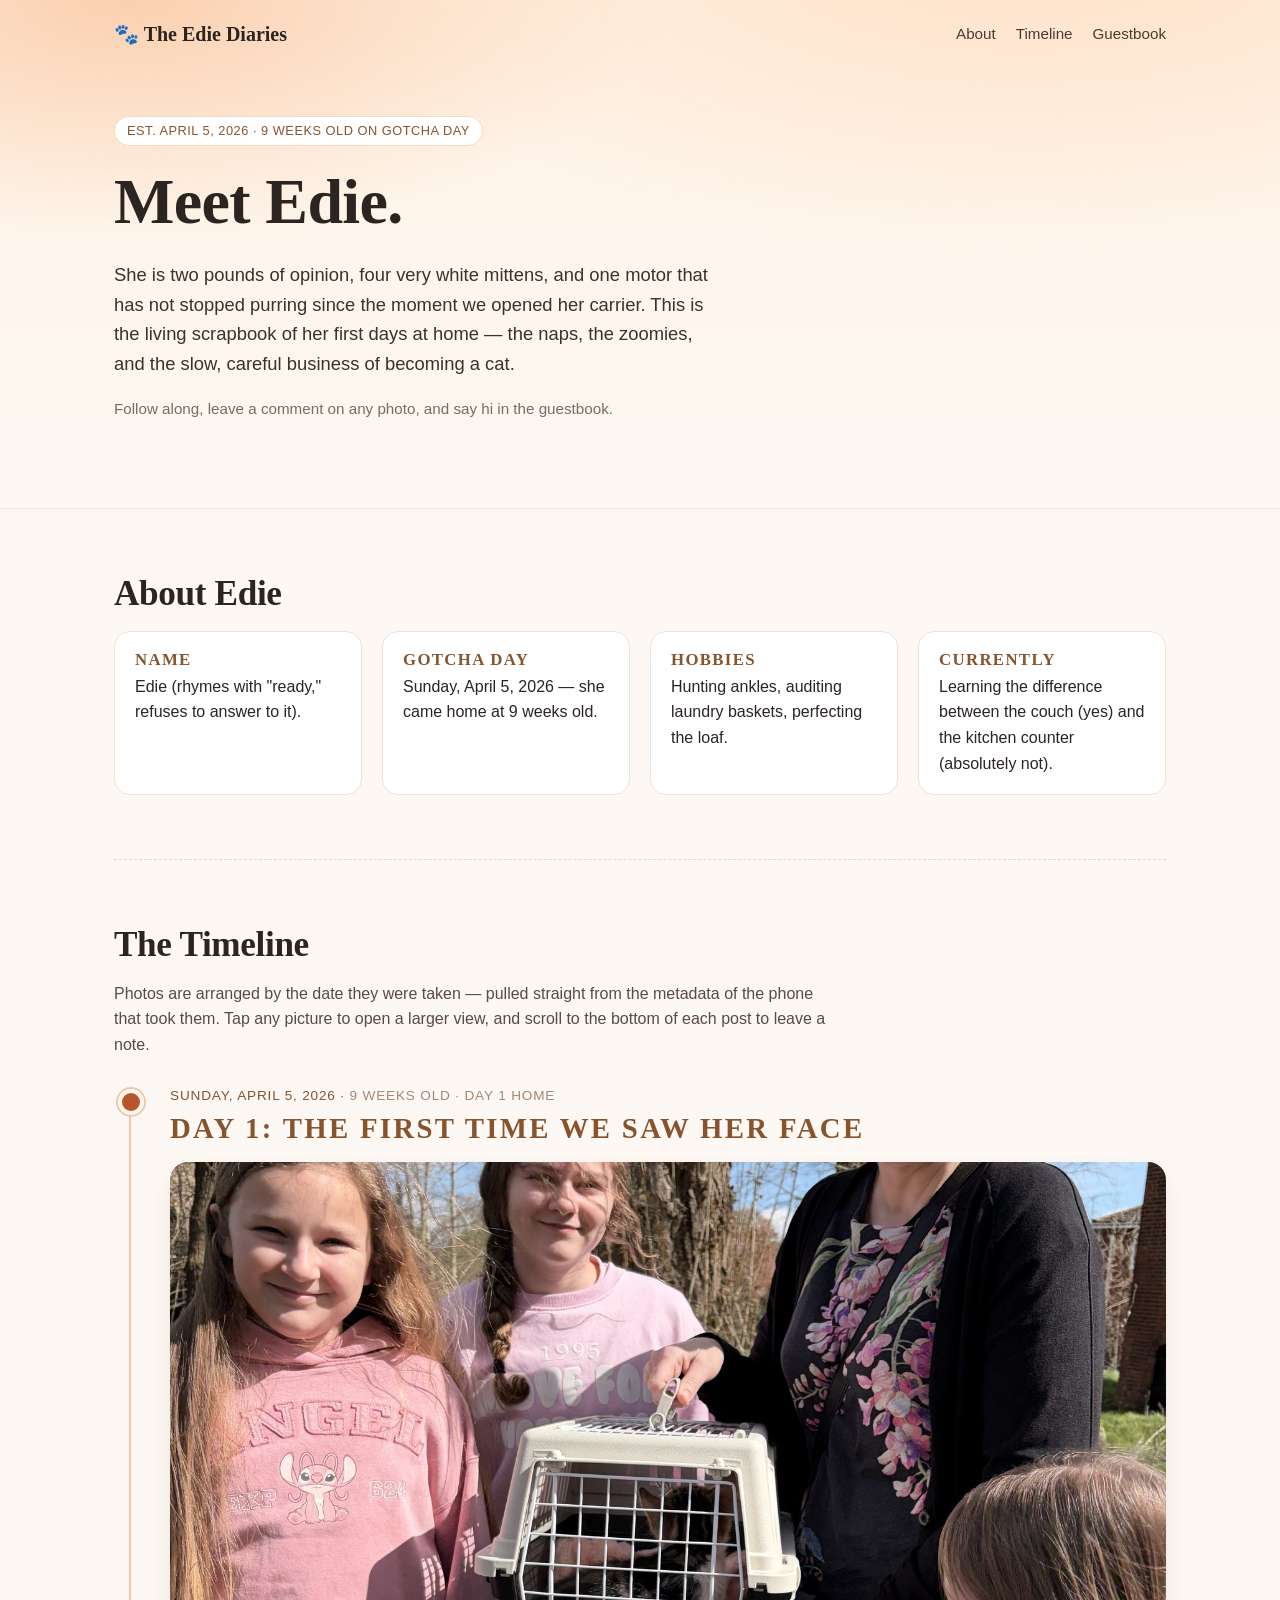
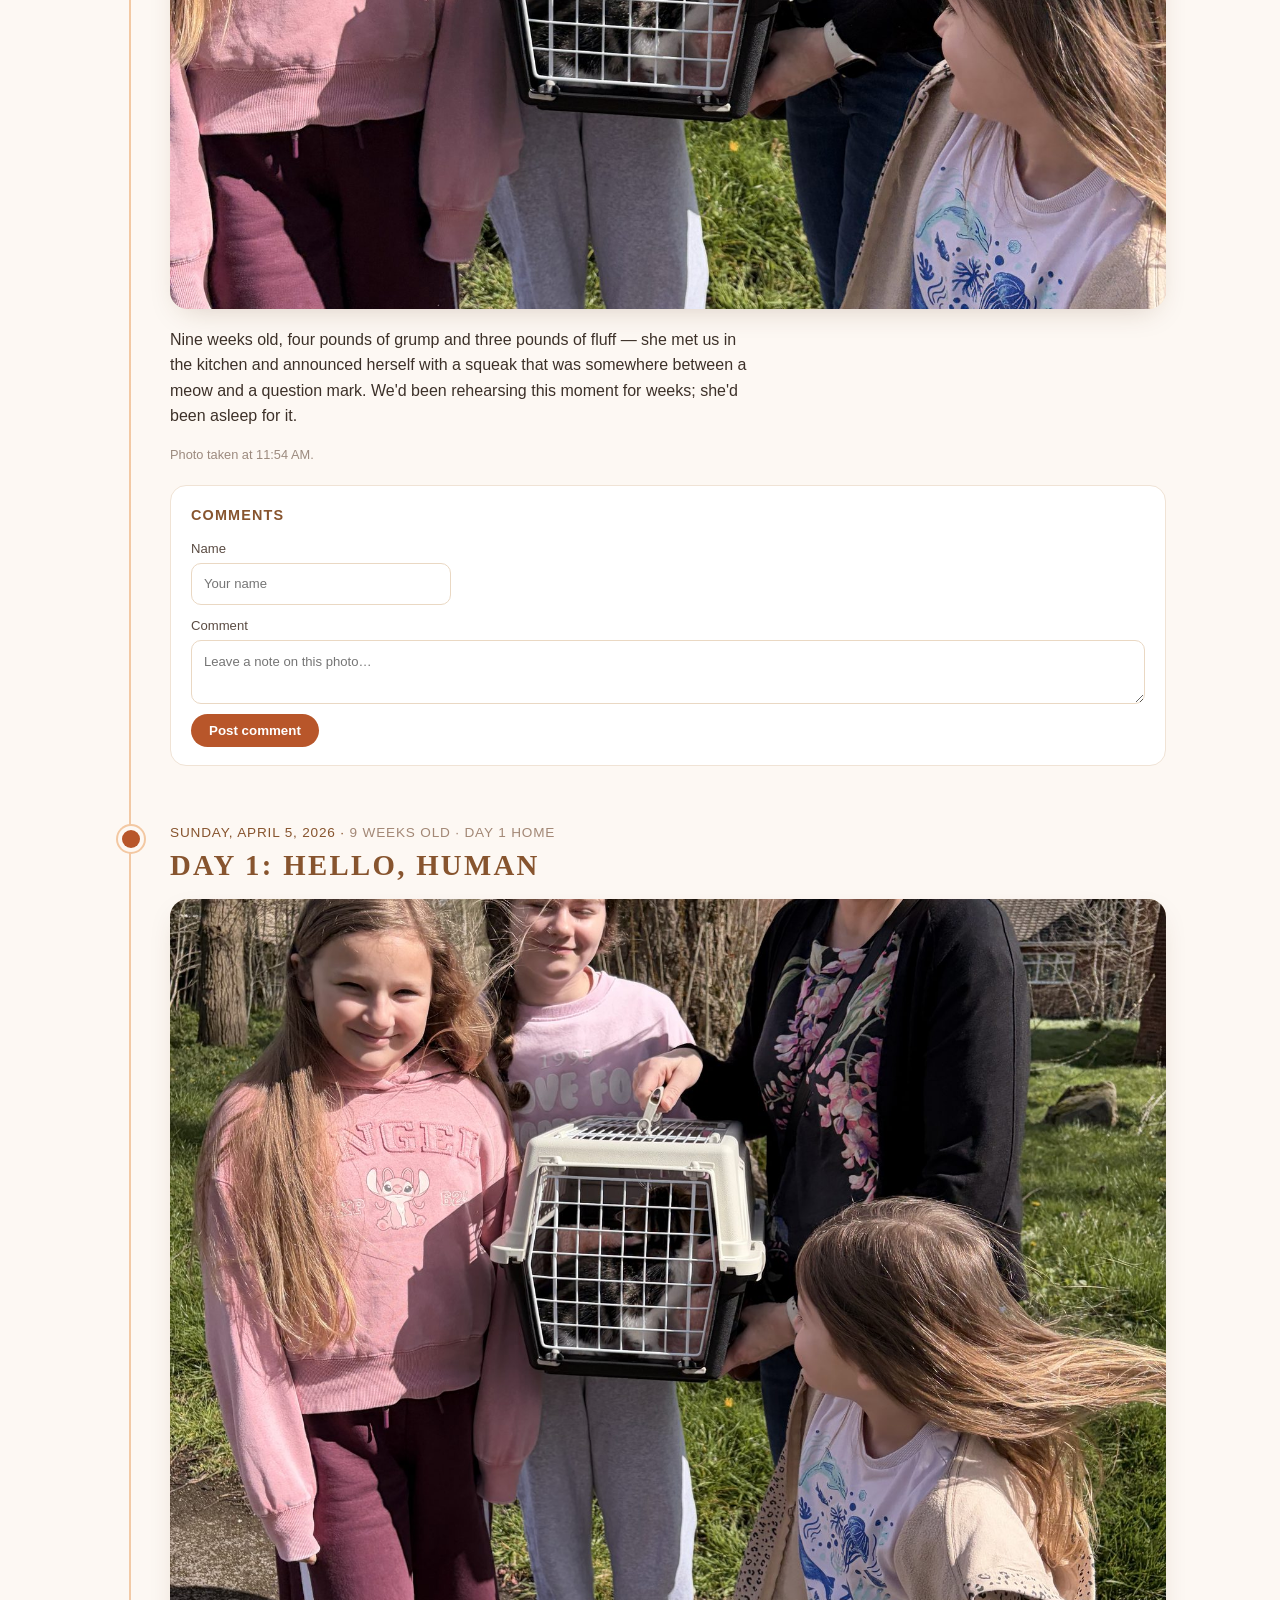
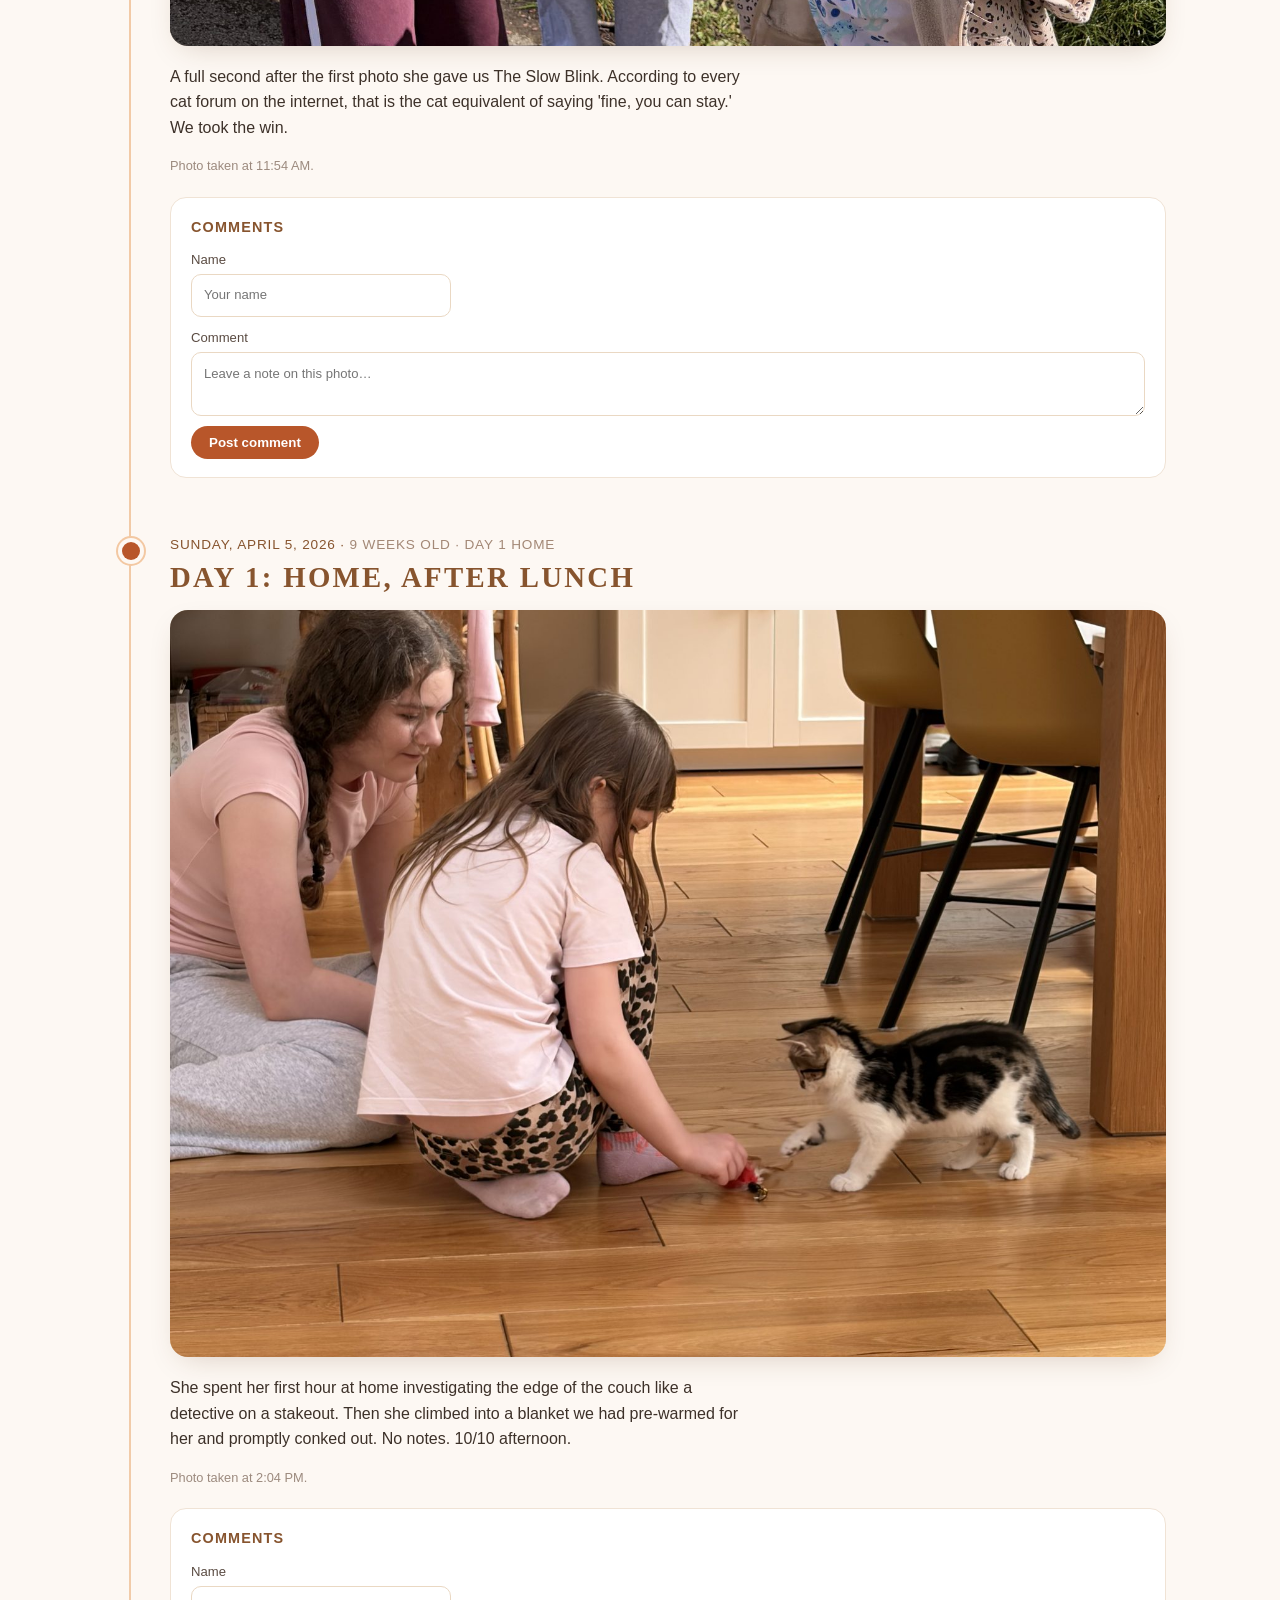
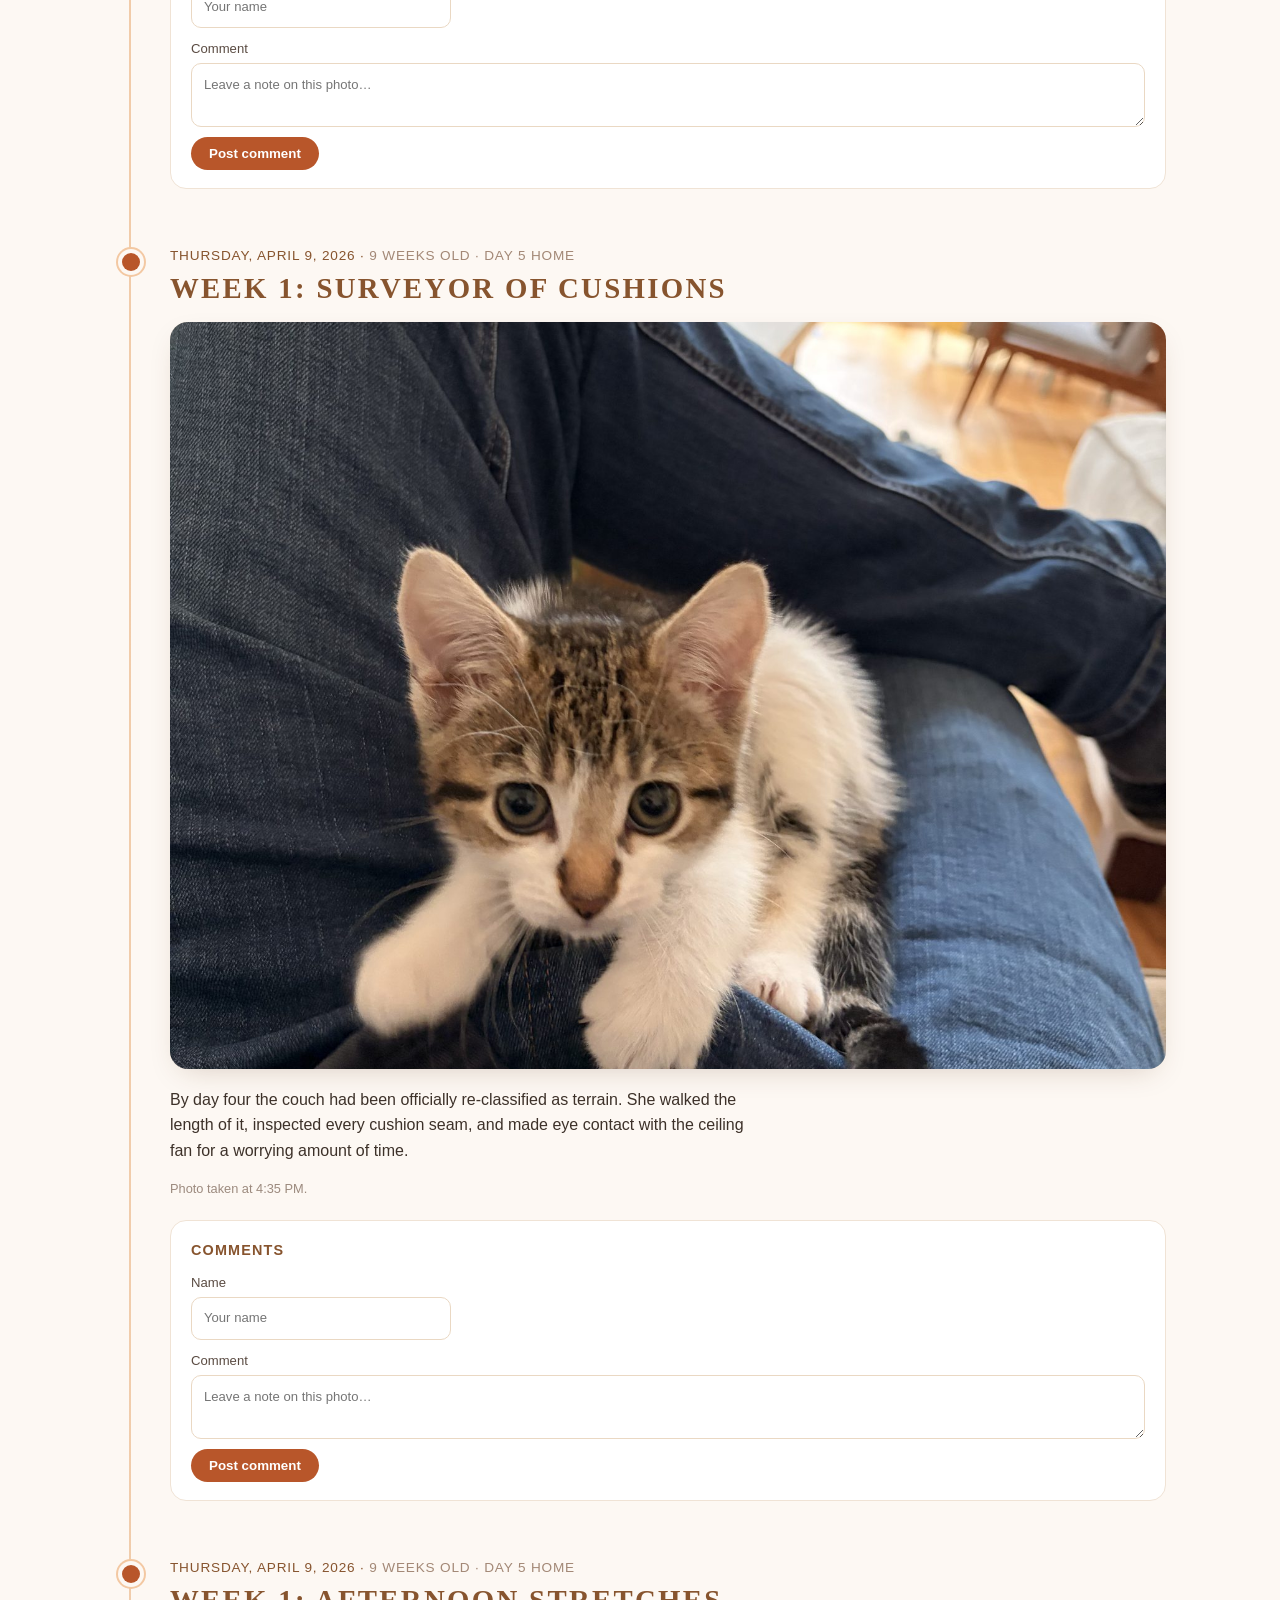
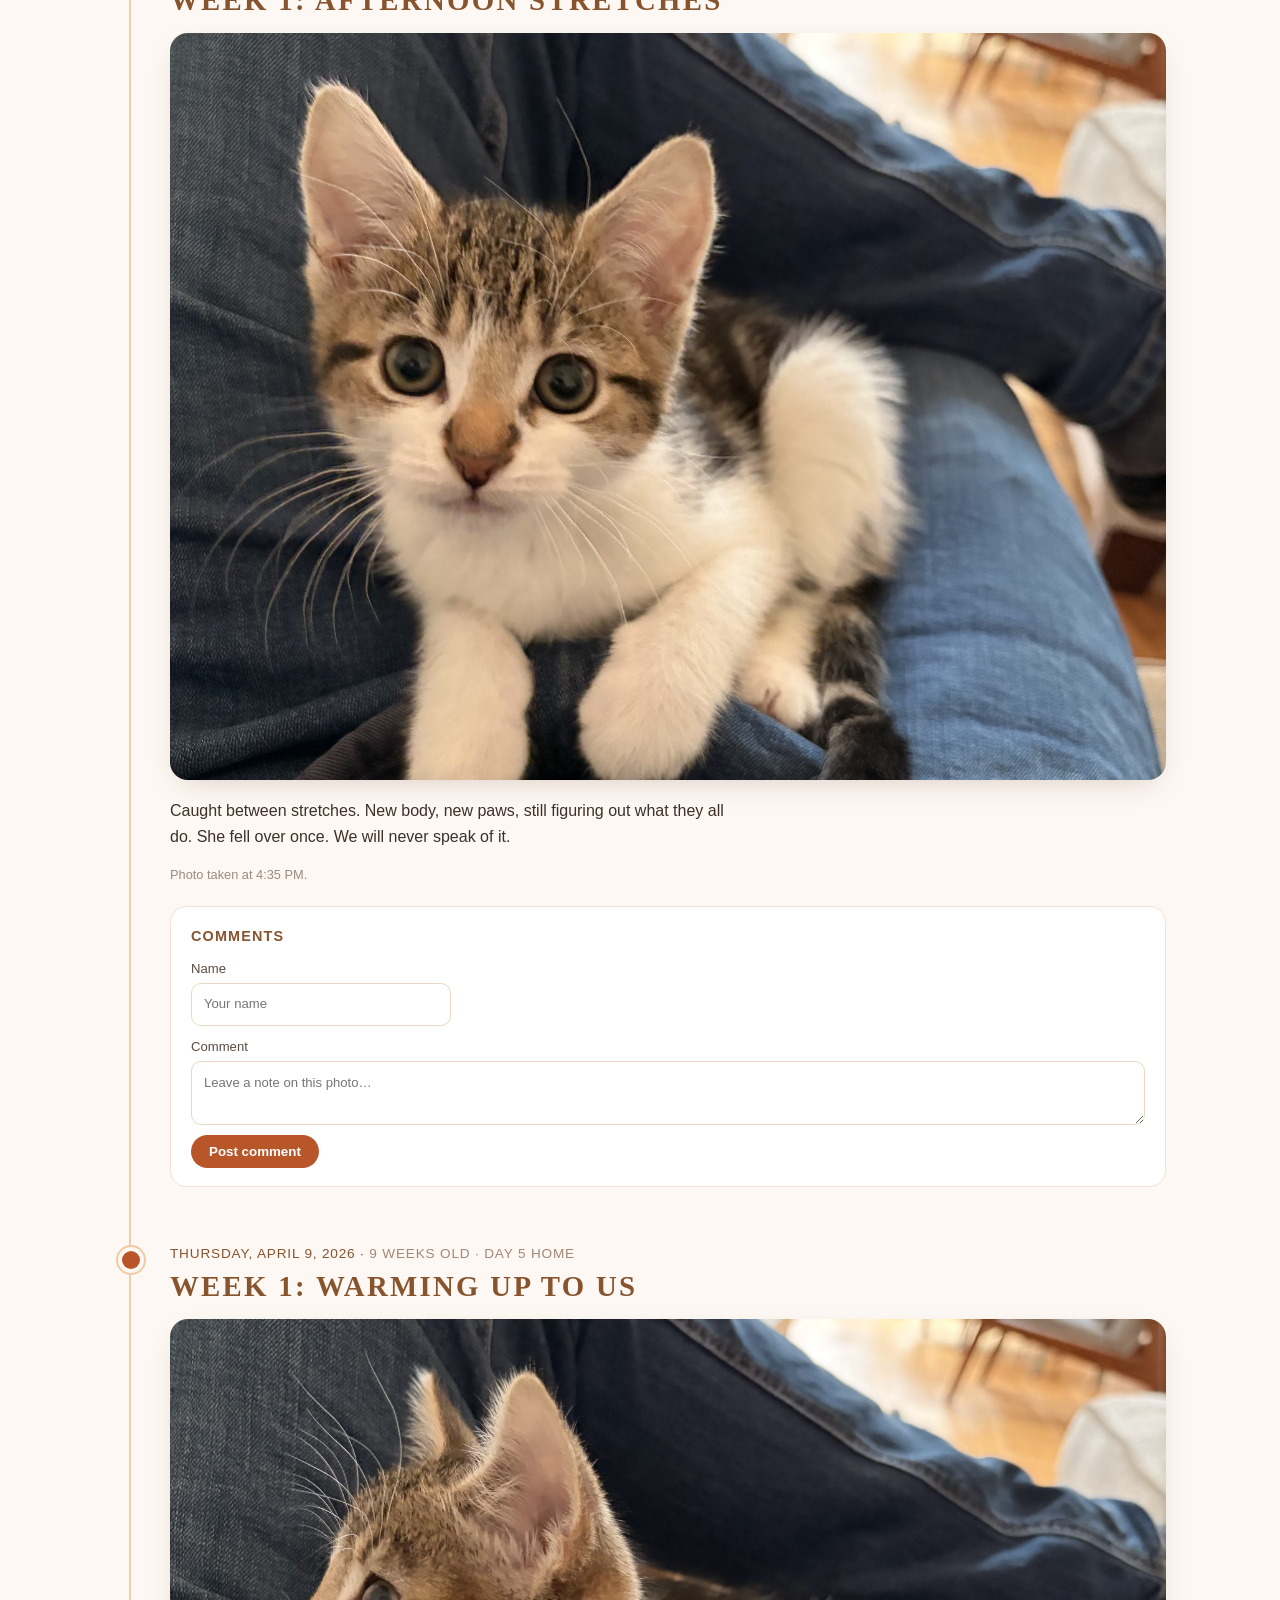
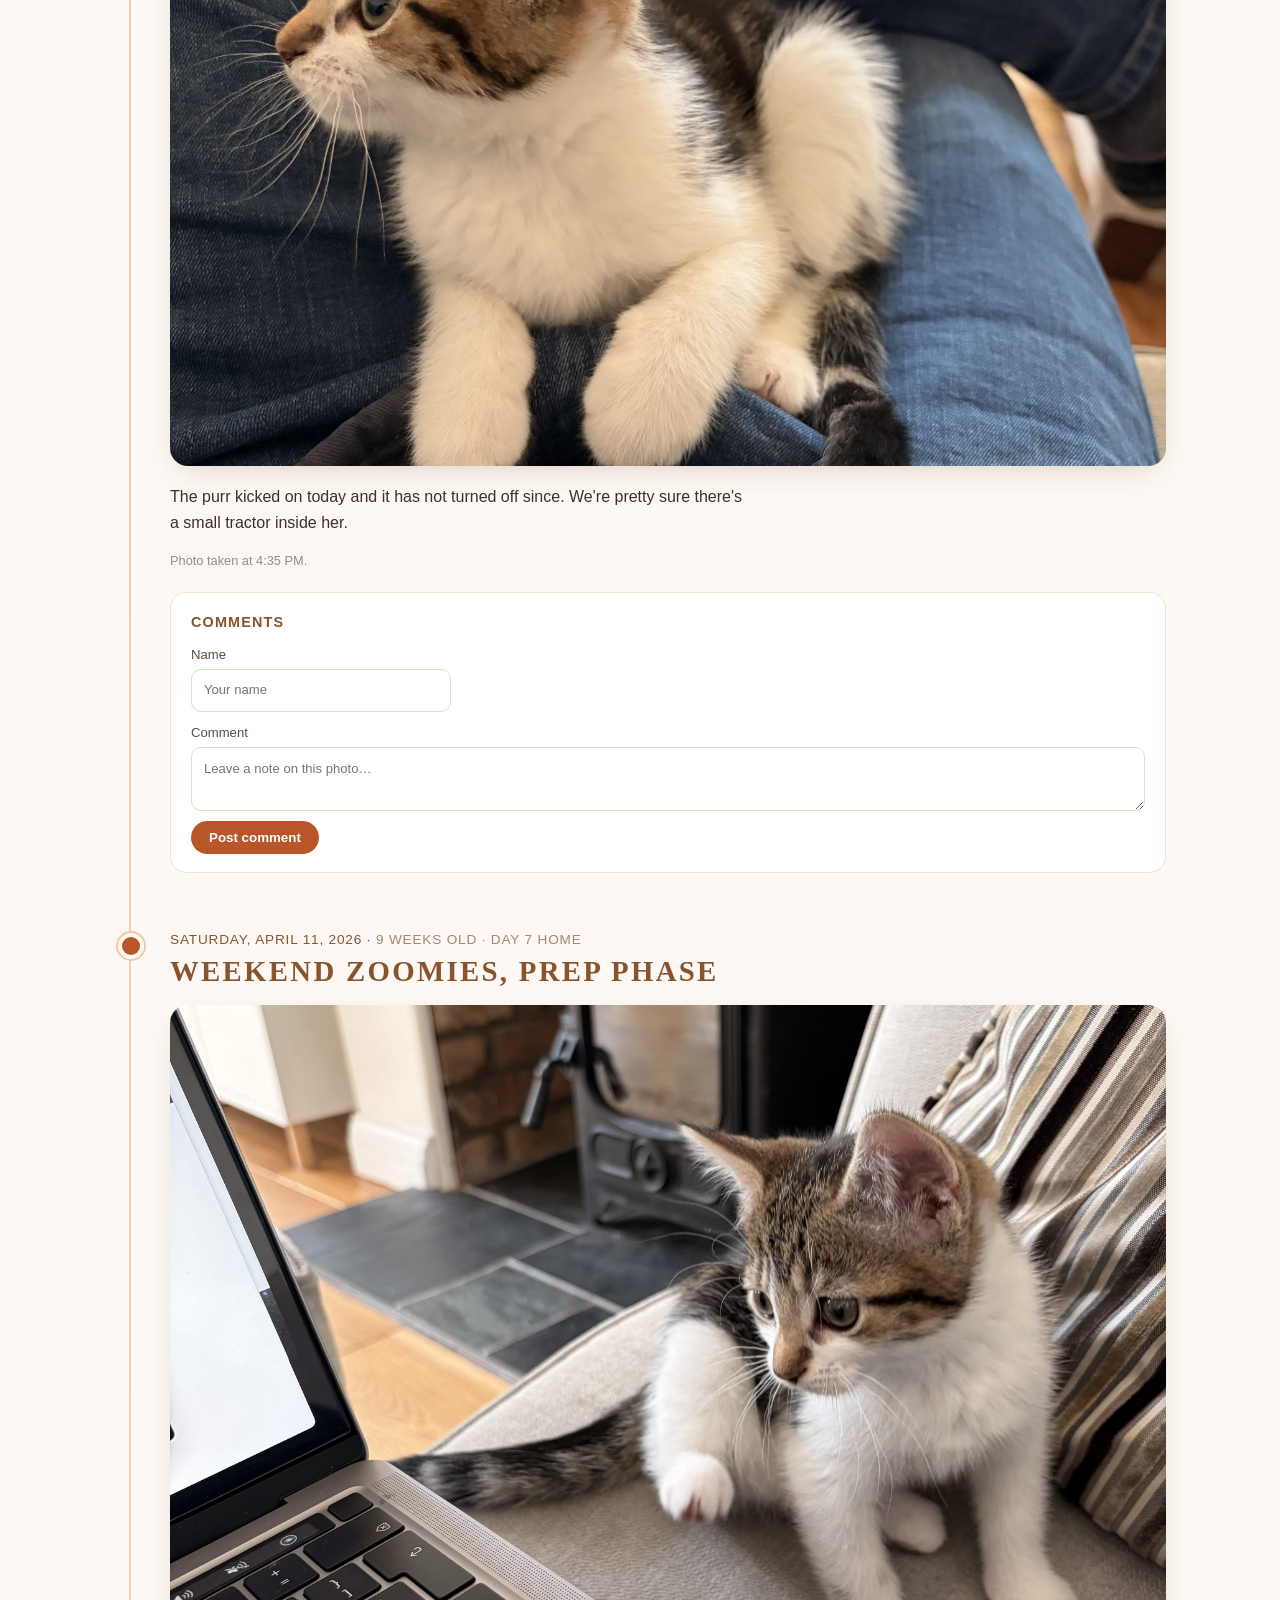
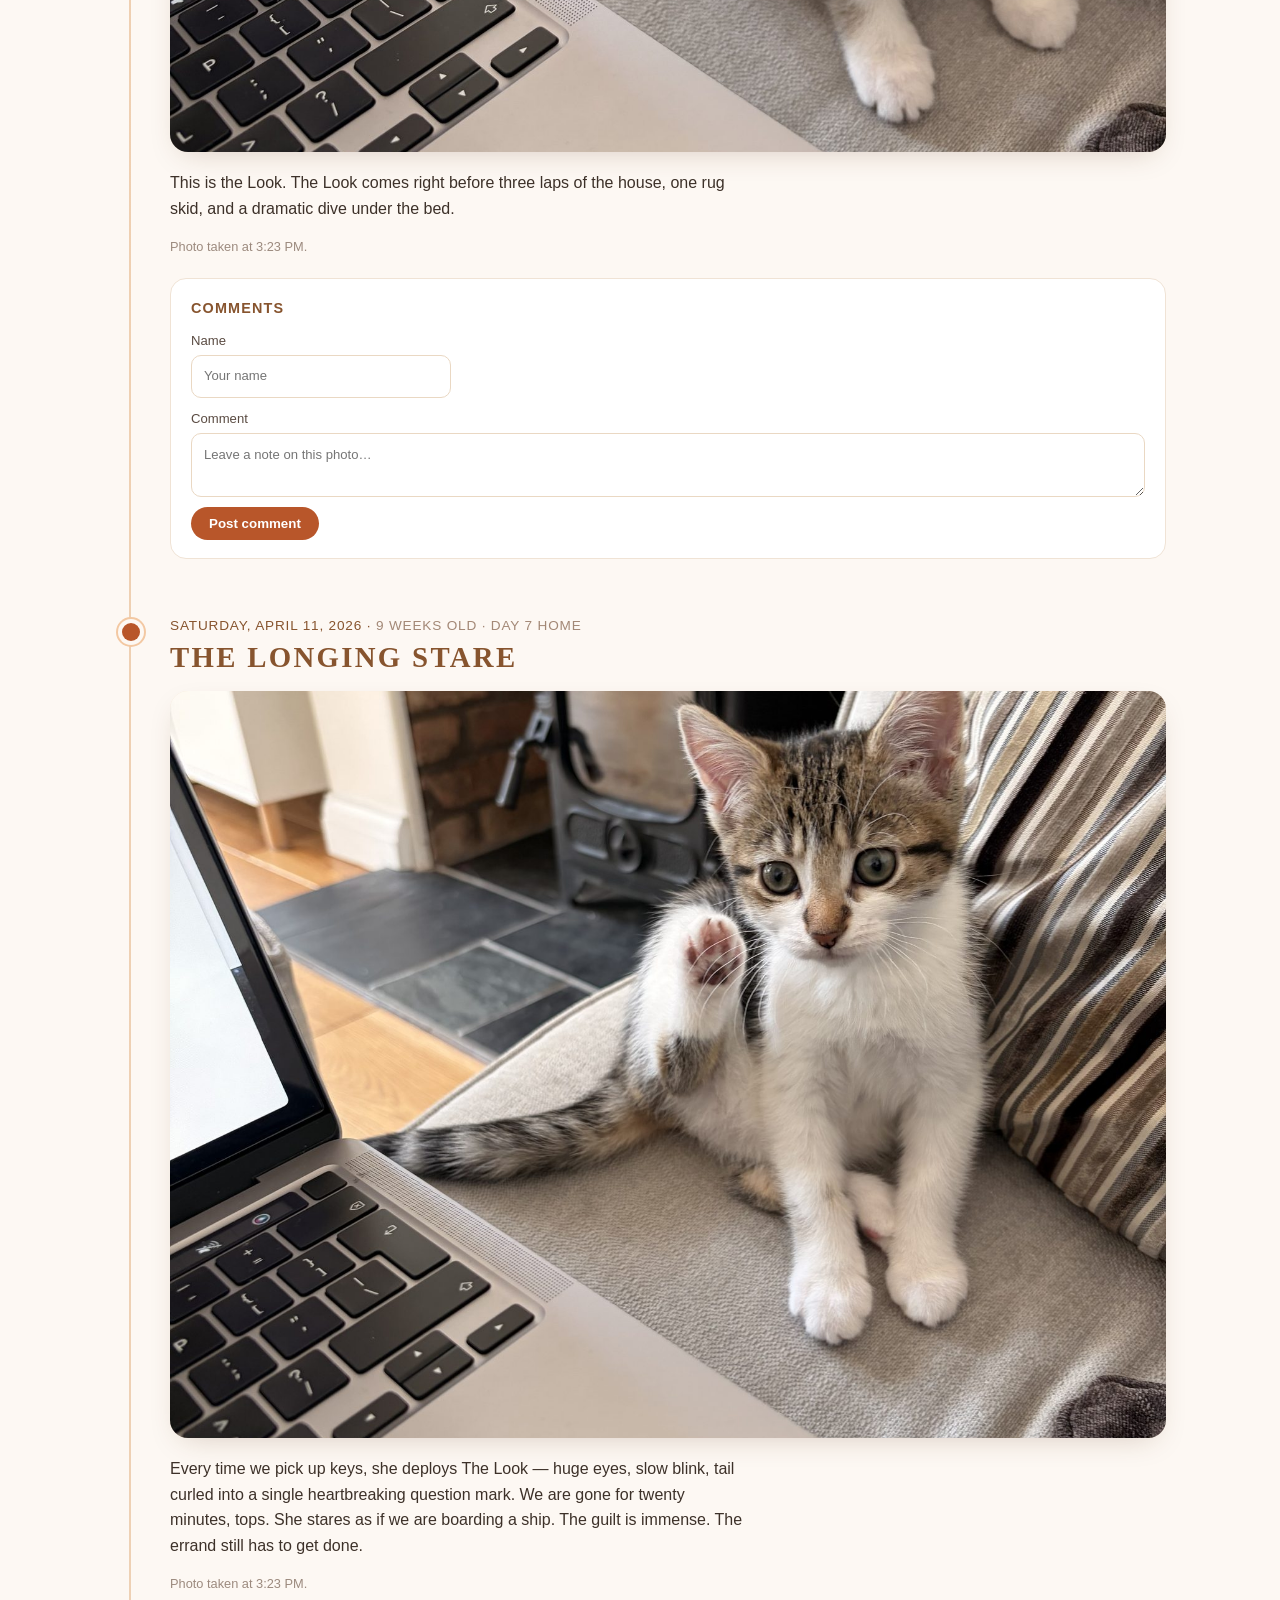
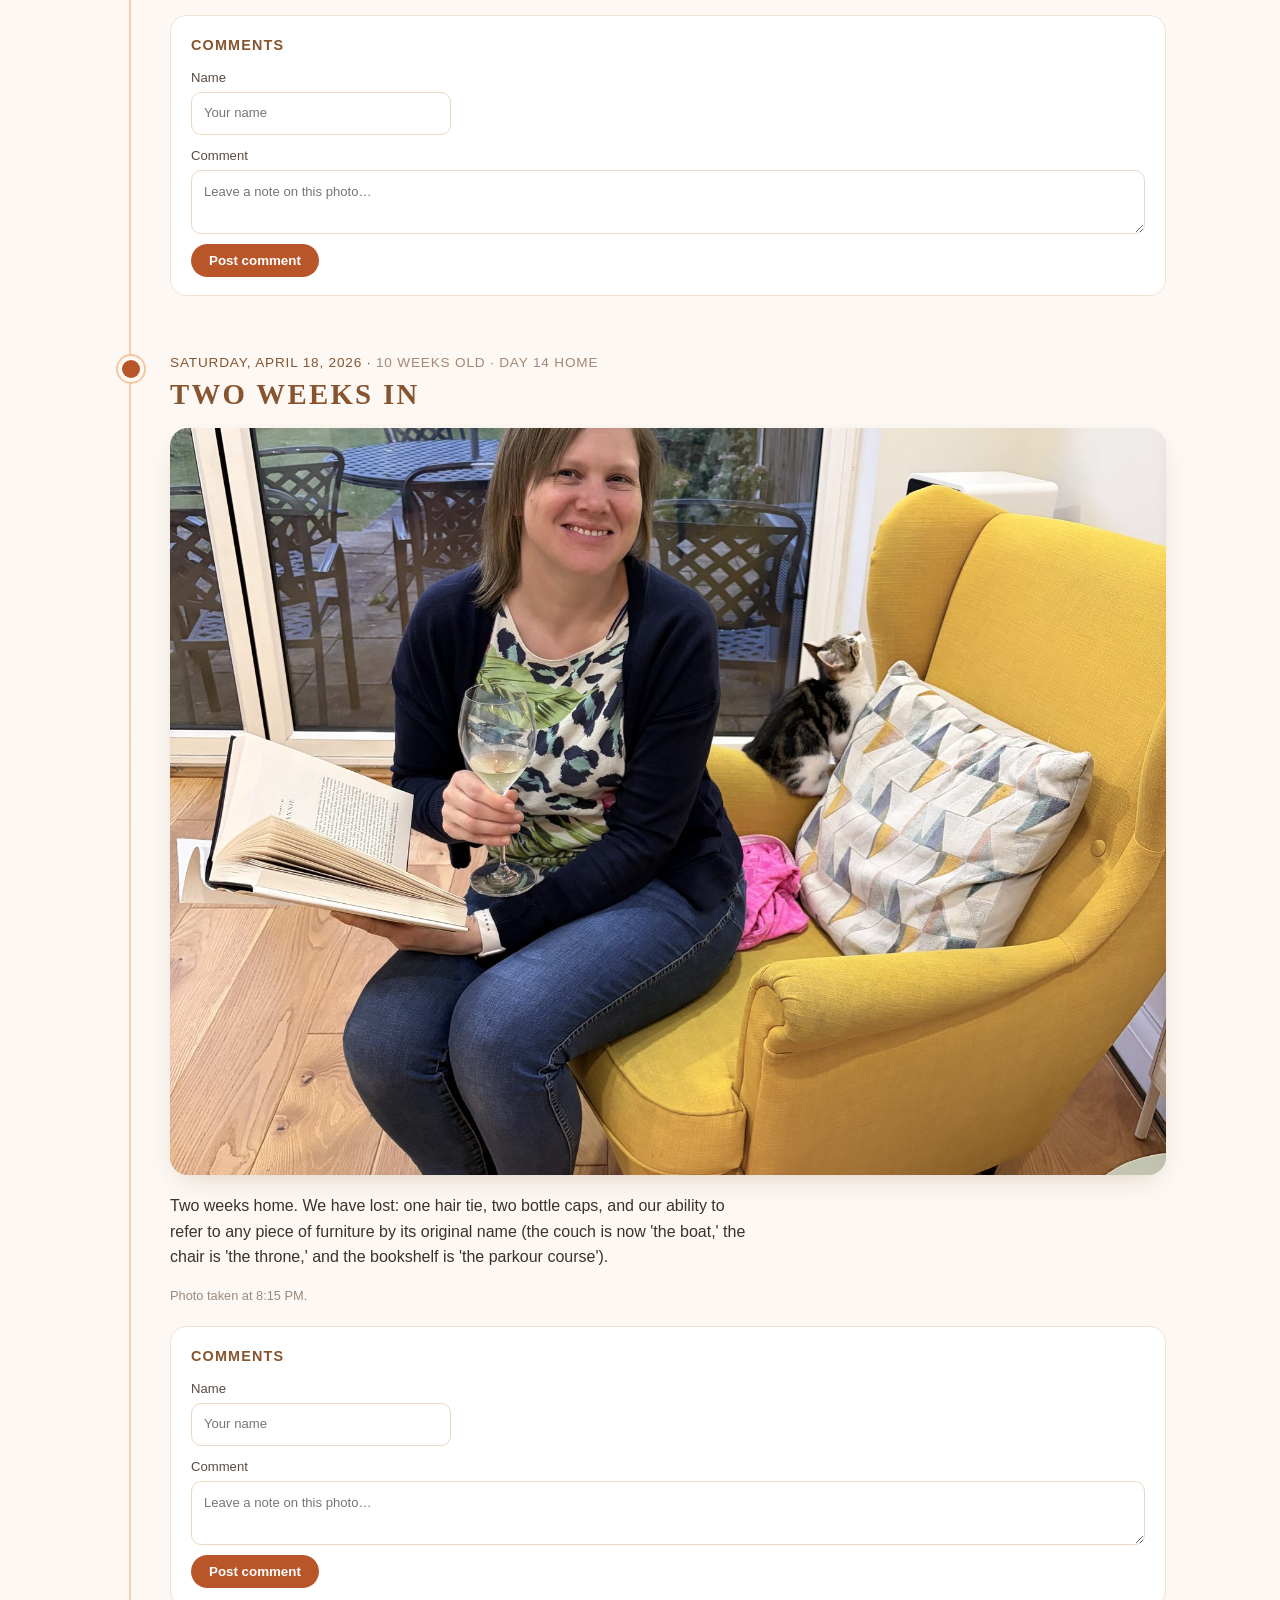
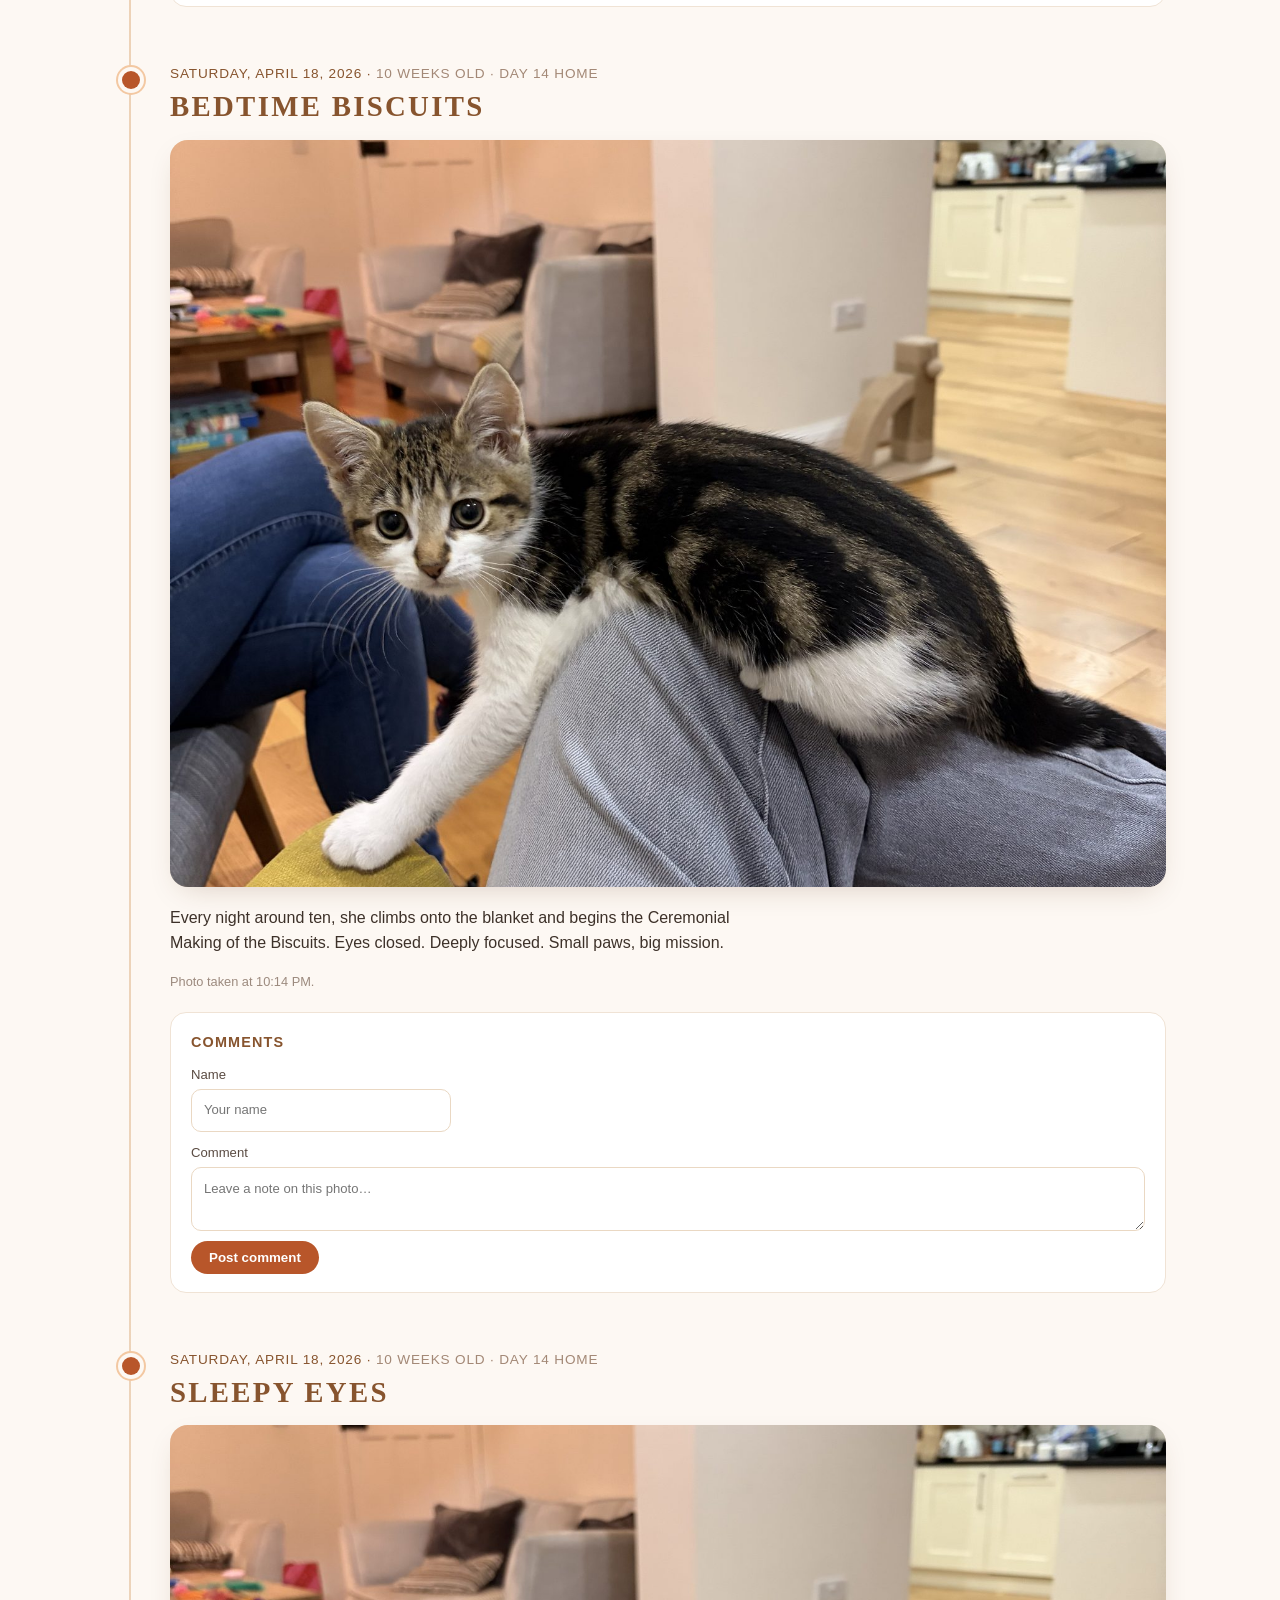
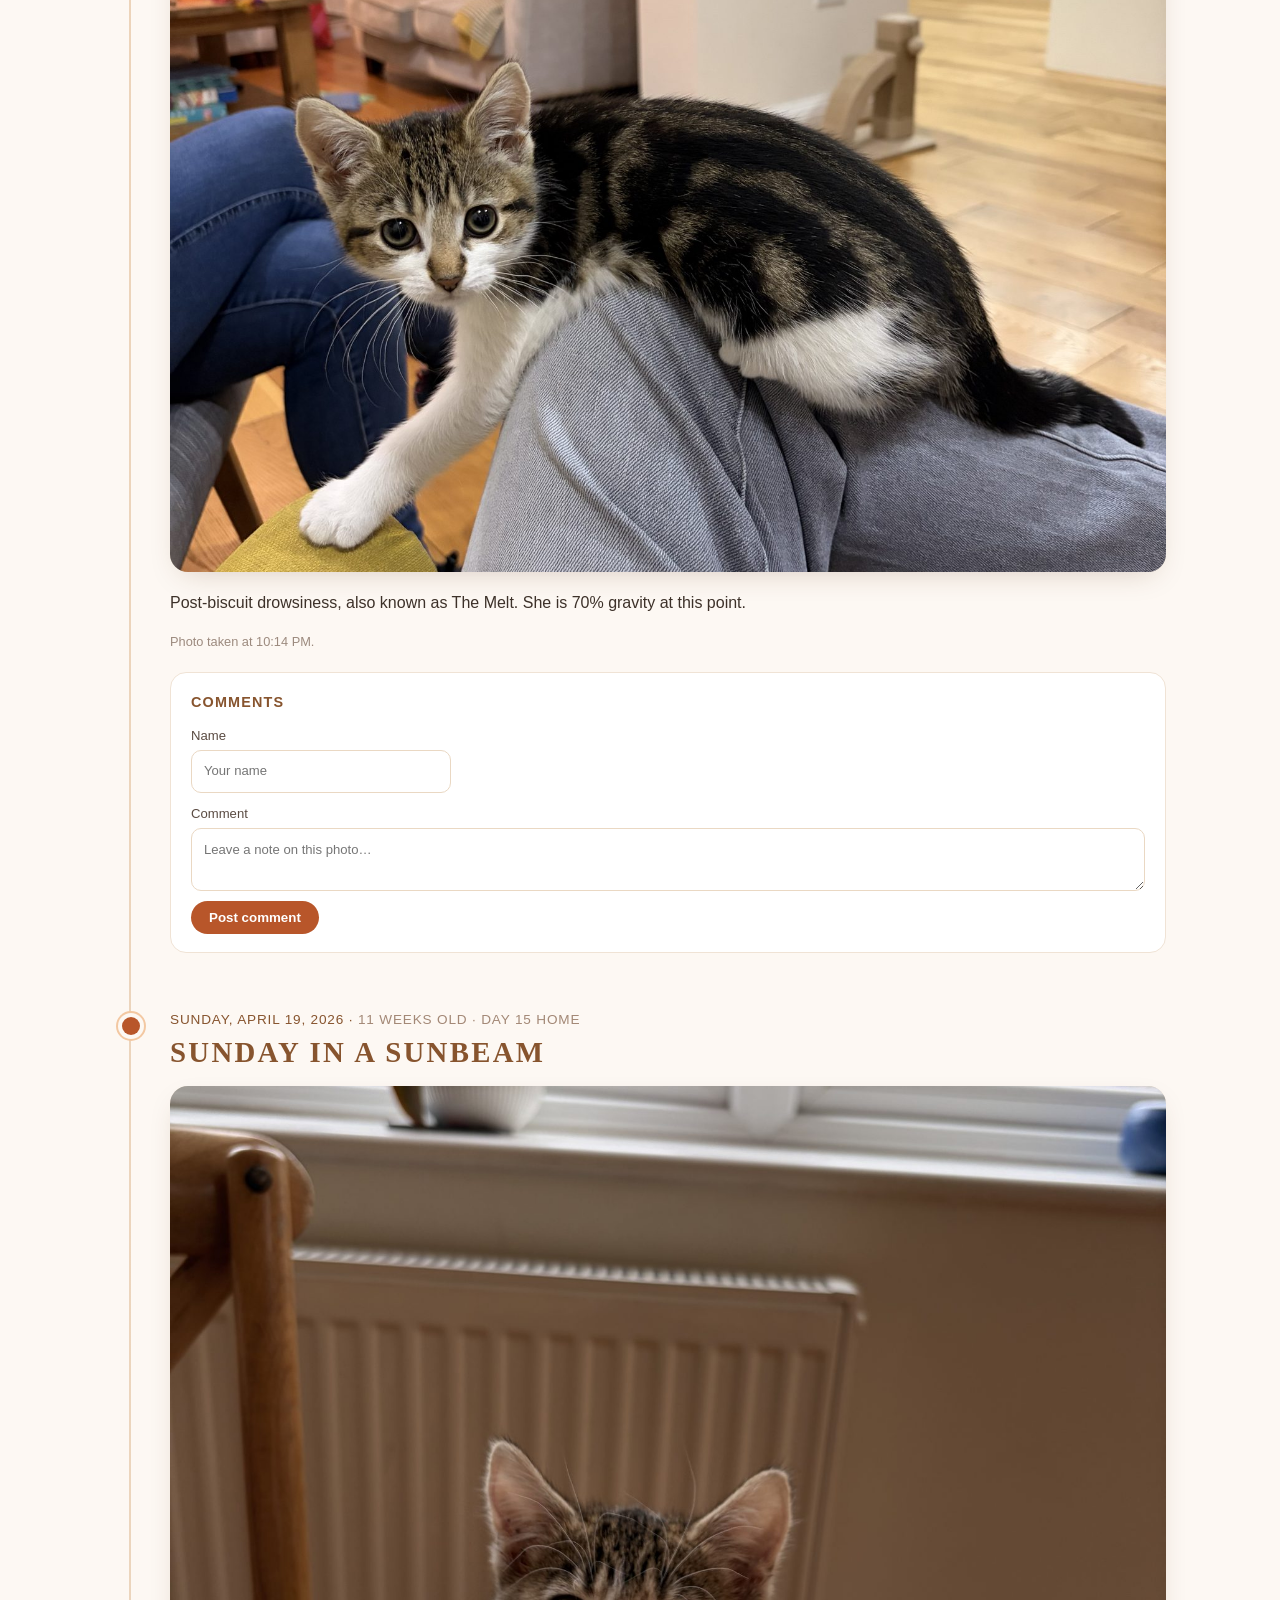
<file: index.html>
<!DOCTYPE html>
<html lang="en">
<head>
  <meta charset="UTF-8" />
  <meta name="viewport" content="width=device-width, initial-scale=1.0" />
  <title>The Edie Diaries 🐾 — A blog about our kitten</title>
  <meta name="description" content="Photos, milestones, and comments from the first weeks of life with Edie — a little tabby girl who came home at 9 weeks old." />
  <link rel="stylesheet" href="styles.css" />
  <link rel="icon" href="data:image/svg+xml,%3Csvg xmlns='http://www.w3.org/2000/svg' viewBox='0 0 64 64'%3E%3Ctext y='.9em' font-size='56'%3E🐾%3C/text%3E%3C/svg%3E" />
</head>
<body>
  <header class="site-header">
    <nav class="nav">
      <a class="brand" href="#top">🐾 The Edie Diaries</a>
      <ul>
        <li><a href="#about">About</a></li>
        <li><a href="#timeline">Timeline</a></li>
        <li><a href="#guestbook">Guestbook</a></li>
      </ul>
    </nav>
    <div class="hero" id="top">
      <div class="hero-copy">
        <p class="eyebrow">Est. April 5, 2026 · 9 weeks old on gotcha day</p>
        <h1>Meet Edie.</h1>
        <p class="lede">
          She is two pounds of opinion, four very white mittens, and one
          motor that has not stopped purring since the moment we opened
          her carrier. This is the living scrapbook of her first days at
          home — the naps, the zoomies, and the slow, careful business
          of becoming a cat.
        </p>
        <p class="meta">Follow along, leave a comment on any photo, and say hi in the guestbook.</p>
      </div>
    </div>
  </header>

  <main>
    <section id="about" class="about">
      <h2>About Edie</h2>
      <div class="about-grid">
        <div>
          <h3>Name</h3>
          <p>Edie (rhymes with "ready," refuses to answer to it).</p>
        </div>
        <div>
          <h3>Gotcha day</h3>
          <p>Sunday, April 5, 2026 — she came home at 9 weeks old.</p>
        </div>
        <div>
          <h3>Hobbies</h3>
          <p>Hunting ankles, auditing laundry baskets, perfecting the loaf.</p>
        </div>
        <div>
          <h3>Currently</h3>
          <p>Learning the difference between the couch (yes) and the kitchen counter (absolutely not).</p>
        </div>
      </div>
    </section>

    <section id="timeline" class="timeline">
      <header class="section-header">
        <h2>The Timeline</h2>
        <p>Photos are arranged by the date they were taken — pulled straight from the metadata of the phone that took them. Tap any picture to open a larger view, and scroll to the bottom of each post to leave a note.</p>
      </header>
      <ol class="timeline-list" id="timeline-list">
        <!-- Populated by script.js from the POSTS array. -->
      </ol>
    </section>

    <section id="guestbook" class="guestbook">
      <h2>Guestbook</h2>
      <p class="muted">Not tied to a specific picture? Sign Edie's guestbook here.</p>
      <form class="comment-form" data-post-id="__guestbook__" autocomplete="off">
        <div class="row">
          <label>
            <span>Name</span>
            <input type="text" name="name" required maxlength="40" placeholder="Your name" />
          </label>
        </div>
        <label>
          <span>Message</span>
          <textarea name="body" required maxlength="600" rows="3" placeholder="Say hi to Edie…"></textarea>
        </label>
        <button type="submit">Post</button>
      </form>
      <ul class="comment-list" data-post-id="__guestbook__"></ul>
    </section>
  </main>

  <footer class="site-footer">
    <p>© 2026 · Made with catnip and a lot of lint rollers.</p>
    <p class="muted small">Comments are stored locally in your browser, so what you write is visible only to you. We'll wire up a real backend once Edie learns to approve pull requests.</p>
  </footer>

  <!-- Lightbox -->
  <div class="lightbox" id="lightbox" aria-hidden="true" role="dialog">
    <button class="lightbox-close" aria-label="Close">×</button>
    <img alt="" id="lightbox-img" />
    <p class="lightbox-caption" id="lightbox-caption"></p>
  </div>

  <script src="script.js"></script>
</body>
</html>
</file>
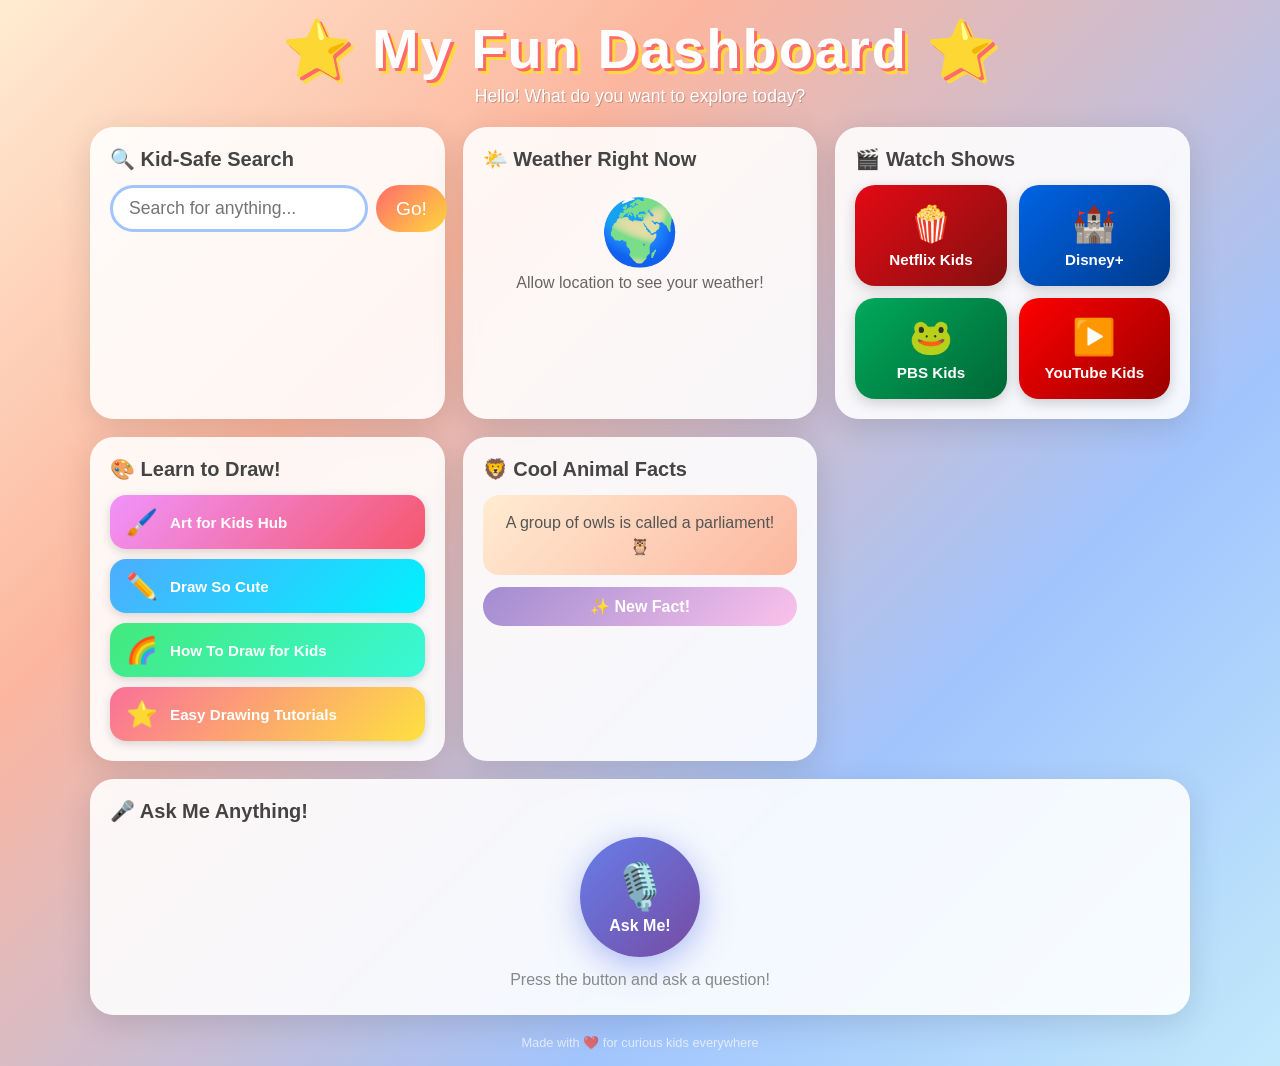
<file: kids-dashboard.html>
<!DOCTYPE html>
<html lang="en">
<head>
  <meta charset="UTF-8" />
  <meta name="viewport" content="width=device-width, initial-scale=1.0" />
  <title>My Fun Dashboard ⭐</title>
  <style>
    /* ── Base ── */
    * { box-sizing: border-box; margin: 0; padding: 0; }

    body {
      font-family: 'Segoe UI', Tahoma, Geneva, Verdana, sans-serif;
      background: linear-gradient(135deg, #ffecd2 0%, #fcb69f 30%, #a1c4fd 70%, #c2e9fb 100%);
      min-height: 100vh;
      padding: 16px;
    }

    /* ── Header ── */
    header {
      text-align: center;
      margin-bottom: 20px;
    }
    header h1 {
      font-size: clamp(2rem, 6vw, 3.5rem);
      color: #fff;
      text-shadow: 3px 3px 0 #ff6b6b, 6px 6px 0 #ffd93d;
      letter-spacing: 2px;
    }
    header p {
      font-size: 1.1rem;
      color: #fff;
      margin-top: 4px;
      text-shadow: 1px 1px 0 rgba(0,0,0,.2);
    }

    /* ── Grid ── */
    .grid {
      display: grid;
      grid-template-columns: repeat(auto-fit, minmax(280px, 1fr));
      gap: 18px;
      max-width: 1100px;
      margin: 0 auto;
    }

    /* ── Cards ── */
    .card {
      background: rgba(255,255,255,.88);
      border-radius: 24px;
      padding: 20px;
      box-shadow: 0 8px 32px rgba(0,0,0,.12);
      backdrop-filter: blur(6px);
    }
    .card h2 {
      font-size: 1.25rem;
      margin-bottom: 14px;
      display: flex;
      align-items: center;
      gap: 8px;
      color: #444;
    }

    /* ── Search ── */
    #search-form {
      display: flex;
      gap: 8px;
    }
    #search-input {
      flex: 1;
      font-size: 1.1rem;
      padding: 10px 16px;
      border: 3px solid #a1c4fd;
      border-radius: 50px;
      outline: none;
      transition: border-color .2s;
    }
    #search-input:focus { border-color: #ff6b6b; }
    #search-btn {
      background: linear-gradient(135deg, #ff6b6b, #ffd93d);
      color: #fff;
      border: none;
      border-radius: 50px;
      padding: 10px 20px;
      font-size: 1.2rem;
      cursor: pointer;
      transition: transform .15s;
    }
    #search-btn:active { transform: scale(.95); }

    /* ── Big Link Buttons ── */
    .btn-grid {
      display: grid;
      grid-template-columns: repeat(2, 1fr);
      gap: 12px;
    }
    .big-btn {
      display: flex;
      flex-direction: column;
      align-items: center;
      justify-content: center;
      gap: 6px;
      padding: 18px 10px;
      border-radius: 20px;
      font-size: 0.95rem;
      font-weight: 700;
      color: #fff;
      text-decoration: none;
      cursor: pointer;
      transition: transform .15s, box-shadow .15s;
      box-shadow: 0 4px 14px rgba(0,0,0,.18);
      text-align: center;
    }
    .big-btn:hover { transform: translateY(-3px) scale(1.04); box-shadow: 0 8px 22px rgba(0,0,0,.22); }
    .big-btn:active { transform: scale(.97); }
    .big-btn .icon { font-size: 2.2rem; }

    .btn-netflix  { background: linear-gradient(135deg, #e50914, #831010); }
    .btn-disney   { background: linear-gradient(135deg, #0063e5, #003a8a); }
    .btn-pbskids  { background: linear-gradient(135deg, #00aa5b, #006636); }
    .btn-youtube  { background: linear-gradient(135deg, #ff0000, #990000); }

    /* ── Drawing Channels ── */
    .channel-list { display: flex; flex-direction: column; gap: 10px; }
    .channel-btn {
      display: flex;
      align-items: center;
      gap: 12px;
      padding: 12px 16px;
      border-radius: 16px;
      text-decoration: none;
      font-weight: 700;
      font-size: 0.95rem;
      color: #fff;
      transition: transform .15s;
      box-shadow: 0 3px 10px rgba(0,0,0,.15);
    }
    .channel-btn:hover { transform: translateX(4px); }
    .channel-btn .icon { font-size: 1.6rem; }
    .ch1 { background: linear-gradient(135deg, #f093fb, #f5576c); }
    .ch2 { background: linear-gradient(135deg, #4facfe, #00f2fe); }
    .ch3 { background: linear-gradient(135deg, #43e97b, #38f9d7); }
    .ch4 { background: linear-gradient(135deg, #fa709a, #fee140); }

    /* ── Weather ── */
    #weather-display {
      text-align: center;
      padding: 10px 0;
    }
    #weather-icon   { font-size: 4rem; }
    #weather-temp   { font-size: 2.5rem; font-weight: 700; color: #ff6b6b; }
    #weather-desc   { font-size: 1rem; color: #666; margin-top: 4px; }
    #weather-loc    { font-size: 0.85rem; color: #999; margin-top: 2px; }
    #weather-error  { color: #aaa; font-size: 0.9rem; }

    /* ── Fun Facts ── */
    #fact-box {
      background: linear-gradient(135deg, #ffecd2, #fcb69f);
      border-radius: 16px;
      padding: 16px;
      text-align: center;
      font-size: 1rem;
      color: #555;
      min-height: 80px;
      display: flex;
      align-items: center;
      justify-content: center;
      line-height: 1.5;
    }
    #new-fact-btn {
      margin-top: 12px;
      background: linear-gradient(135deg, #a18cd1, #fbc2eb);
      color: #fff;
      border: none;
      border-radius: 50px;
      padding: 10px 24px;
      font-size: 1rem;
      font-weight: 700;
      cursor: pointer;
      width: 100%;
      transition: transform .15s;
    }
    #new-fact-btn:active { transform: scale(.97); }

    /* ── Ask Me (Voice) ── */
    #ask-card { grid-column: 1 / -1; }
    #ask-area {
      display: flex;
      flex-direction: column;
      align-items: center;
      gap: 14px;
    }
    #ask-btn {
      width: 120px;
      height: 120px;
      border-radius: 50%;
      border: none;
      background: linear-gradient(135deg, #667eea, #764ba2);
      color: #fff;
      font-size: 1rem;
      font-weight: 700;
      cursor: pointer;
      box-shadow: 0 8px 32px rgba(102,126,234,.5);
      transition: transform .15s, box-shadow .15s;
      display: flex;
      flex-direction: column;
      align-items: center;
      justify-content: center;
      gap: 4px;
    }
    #ask-btn .mic { font-size: 2.8rem; }
    #ask-btn:hover { transform: scale(1.07); box-shadow: 0 12px 40px rgba(102,126,234,.6); }
    #ask-btn.listening {
      animation: pulse 1s infinite;
      background: linear-gradient(135deg, #ff6b6b, #ffd93d);
    }
    @keyframes pulse {
      0%,100% { box-shadow: 0 0 0 0 rgba(255,107,107,.5); }
      50%      { box-shadow: 0 0 0 20px rgba(255,107,107,0); }
    }
    #ask-status {
      font-size: 1rem;
      color: #888;
      min-height: 24px;
      text-align: center;
    }
    #ask-response {
      background: linear-gradient(135deg, #e0c3fc, #8ec5fc);
      border-radius: 16px;
      padding: 14px 20px;
      font-size: 1rem;
      color: #444;
      max-width: 600px;
      text-align: center;
      line-height: 1.6;
      min-height: 50px;
      display: none;
      width: 100%;
    }

    /* ── Footer ── */
    footer {
      text-align: center;
      margin-top: 20px;
      color: rgba(255,255,255,.7);
      font-size: 0.8rem;
    }
  </style>
</head>
<body>

<header>
  <h1>⭐ My Fun Dashboard ⭐</h1>
  <p>Hello! What do you want to explore today?</p>
</header>

<div class="grid">

  <!-- Search -->
  <div class="card">
    <h2>🔍 Kid-Safe Search</h2>
    <form id="search-form">
      <input id="search-input" type="text" placeholder="Search for anything..." autocomplete="off" />
      <button id="search-btn" type="submit">Go!</button>
    </form>
  </div>

  <!-- Weather -->
  <div class="card">
    <h2>🌤️ Weather Right Now</h2>
    <div id="weather-display">
      <div id="weather-icon">⏳</div>
      <div id="weather-temp"></div>
      <div id="weather-desc">Loading weather...</div>
      <div id="weather-loc"></div>
      <div id="weather-error"></div>
    </div>
  </div>

  <!-- Streaming -->
  <div class="card">
    <h2>🎬 Watch Shows</h2>
    <div class="btn-grid">
      <a class="big-btn btn-netflix" href="https://www.netflix.com/kids" target="_blank" rel="noopener">
        <span class="icon">🍿</span>Netflix Kids
      </a>
      <a class="big-btn btn-disney" href="https://www.disneyplus.com" target="_blank" rel="noopener">
        <span class="icon">🏰</span>Disney+
      </a>
      <a class="big-btn btn-pbskids" href="https://pbskids.org" target="_blank" rel="noopener">
        <span class="icon">🐸</span>PBS Kids
      </a>
      <a class="big-btn btn-youtube" href="https://www.youtube.com/kids" target="_blank" rel="noopener">
        <span class="icon">▶️</span>YouTube Kids
      </a>
    </div>
  </div>

  <!-- Drawing Channels -->
  <div class="card">
    <h2>🎨 Learn to Draw!</h2>
    <div class="channel-list">
      <a class="channel-btn ch1"
         href="https://www.youtube.com/@ArtforKidsHub"
         target="_blank" rel="noopener">
        <span class="icon">🖌️</span>Art for Kids Hub
      </a>
      <a class="channel-btn ch2"
         href="https://www.youtube.com/@DrawSoCute"
         target="_blank" rel="noopener">
        <span class="icon">✏️</span>Draw So Cute
      </a>
      <a class="channel-btn ch3"
         href="https://www.youtube.com/results?search_query=how+to+draw+for+kids"
         target="_blank" rel="noopener">
        <span class="icon">🌈</span>How To Draw for Kids
      </a>
      <a class="channel-btn ch4"
         href="https://www.youtube.com/@EasyDrawingTutorials"
         target="_blank" rel="noopener">
        <span class="icon">⭐</span>Easy Drawing Tutorials
      </a>
    </div>
  </div>

  <!-- Fun Facts -->
  <div class="card">
    <h2>🦁 Cool Animal Facts</h2>
    <div id="fact-box">Loading a fun fact...</div>
    <button id="new-fact-btn">✨ New Fact!</button>
  </div>

  <!-- Ask Me / Voice -->
  <div class="card" id="ask-card">
    <h2>🎤 Ask Me Anything!</h2>
    <div id="ask-area">
      <button id="ask-btn">
        <span class="mic">🎙️</span>
        <span>Ask Me!</span>
      </button>
      <div id="ask-status">Press the button and ask a question!</div>
      <div id="ask-response"></div>
    </div>
  </div>

</div>

<footer>Made with ❤️ for curious kids everywhere</footer>

<script>
// ── Kid-Safe Search ─────────────────────────────────────────────────────────
document.getElementById('search-form').addEventListener('submit', function(e) {
  e.preventDefault();
  const q = document.getElementById('search-input').value.trim();
  if (!q) return;
  // KidzSearch – Google SafeSearch powered search engine for kids
  window.open('https://www.kidzsearch.com/search?q=' + encodeURIComponent(q), '_blank', 'noopener');
});

// ── Fun Facts ───────────────────────────────────────────────────────────────
const facts = [
  "A group of flamingos is called a flamboyance! 🦩",
  "Elephants are the only animals that can't jump! 🐘",
  "A snail can sleep for three years! 🐌",
  "Butterflies taste with their feet! 🦋",
  "A day on Venus is longer than a year on Venus! 🪐",
  "Honey never goes bad — bees are amazing! 🍯",
  "Octopuses have three hearts! 🐙",
  "The world's largest animal is the blue whale! 🐋",
  "A group of owls is called a parliament! 🦉",
  "Cows have best friends and get sad when separated! 🐄",
  "Dolphins have names for each other! 🐬",
  "A hummingbird weighs less than a penny! 🐦",
  "Sea otters hold hands when they sleep so they don't drift apart! 🦦",
  "Wombats make cube-shaped poop — no other animal does! 🟫",
  "A baby kangaroo is called a joey and is the size of a jellybean! 🦘",
  "Sharks are older than trees — they've been around for 400 million years! 🦈",
  "Cats can make over 100 different vocal sounds! 🐱",
  "Dogs have a sense of smell 40 times better than humans! 🐶",
  "A group of cats is called a clowder! 🐈",
  "Penguins propose to their mates with a pebble! 🐧",
];
let lastFact = -1;
function showFact() {
  let idx;
  do { idx = Math.floor(Math.random() * facts.length); } while (idx === lastFact);
  lastFact = idx;
  document.getElementById('fact-box').textContent = facts[idx];
}
showFact();
document.getElementById('new-fact-btn').addEventListener('click', showFact);

// ── Weather ─────────────────────────────────────────────────────────────────
// wttr.in uses 3-digit WMO-style codes (113, 116, 200, etc.)
function weatherIconFor(code) {
  if (code === 113) return '☀️';
  if (code === 116) return '⛅';
  if (code === 119) return '☁️';
  if (code === 122) return '☁️';
  if (code === 143 || code === 248 || code === 260) return '🌫️';
  if (code === 176 || code === 293 || code === 296 || code === 299 ||
      code === 302 || code === 305 || code === 308 ||
      code === 353 || code === 356 || code === 359) return '🌧️';
  if (code === 179 || code === 182 || code === 185 ||
      code === 317 || code === 320 ||
      code === 362 || code === 365) return '🌨️';
  if (code === 200 || code === 386 || code === 389 ||
      code === 392 || code === 395) return '⛈️';
  if (code === 227 || code === 230 || code === 323 || code === 326 ||
      code === 329 || code === 332 || code === 335 || code === 338 ||
      code === 368 || code === 371) return '❄️';
  if (code === 263 || code === 266 || code === 281 || code === 284 ||
      code === 311 || code === 314) return '🌦️';
  if (code === 350 || code === 374 || code === 377) return '🧊';
  return '🌈';
}

function loadWeather(lat, lon) {
  const url = `https://wttr.in/${lat},${lon}?format=j1`;
  fetch(url)
    .then(r => r.json())
    .then(data => {
      const current = data.current_condition[0];
      const tempC   = parseInt(current.temp_C);
      const tempF   = parseInt(current.temp_F);
      const desc    = current.weatherDesc[0].value;
      const code    = parseInt(current.weatherCode);
      const area    = data.nearest_area[0];
      const city    = area.areaName[0].value;
      const country = area.country[0].value;

      document.getElementById('weather-icon').textContent = weatherIconFor(code);
      document.getElementById('weather-temp').textContent = `${tempF}°F  /  ${tempC}°C`;
      document.getElementById('weather-desc').textContent = desc;
      document.getElementById('weather-loc').textContent  = `📍 ${city}, ${country}`;
    })
    .catch(() => {
      document.getElementById('weather-desc').textContent = '';
      document.getElementById('weather-icon').textContent = '🌈';
      document.getElementById('weather-error').textContent = 'Could not load weather. Check your internet!';
    });
}

if (navigator.geolocation) {
  navigator.geolocation.getCurrentPosition(
    pos => loadWeather(pos.coords.latitude, pos.coords.longitude),
    ()  => {
      document.getElementById('weather-icon').textContent = '🌍';
      document.getElementById('weather-desc').textContent = 'Allow location to see your weather!';
      document.getElementById('weather-temp').textContent = '';
    },
    { timeout: 8000 }
  );
} else {
  document.getElementById('weather-icon').textContent = '🌍';
  document.getElementById('weather-desc').textContent = 'Weather not available in this browser.';
}

// ── Ask Me — Web Speech API ─────────────────────────────────────────────────
const askBtn      = document.getElementById('ask-btn');
const askStatus   = document.getElementById('ask-status');
const askResponse = document.getElementById('ask-response');

// Kid-friendly Q&A — matched by keyword so phrasing doesn't have to be exact
const answers = [
  { q: /planet/i,              a: "There are 8 planets in our solar system! 🪐 Mercury, Venus, Earth, Mars, Jupiter, Saturn, Uranus, and Neptune!" },
  { q: /sky.*blue|blue.*sky/i, a: "The sky looks blue because sunlight bounces off tiny air particles and blue light scatters the most! 🌀" },
  { q: /bird.*fly|fly.*bird/i, a: "Birds flap their wings to push air down, which lifts them up — kind of like swimming through the air! 🐦" },
  { q: /sleep|tired/i,         a: "We sleep so our brain and body can rest and grow strong. Cool dreams happen while you sleep! 😴✨" },
  { q: /sun/i,                 a: "The Sun is SO big — about 1 million Earths could fit inside it! 🌟" },
  { q: /biggest animal|largest animal/i, a: "The blue whale is the biggest animal ever! It's as long as three school buses! 🐋" },
  { q: /grass.*green|green.*grass/i, a: "Grass has something called chlorophyll that captures sunlight — and chlorophyll is green! 🌿" },
  { q: /rainbow/i,             a: "When sunlight shines through raindrops it splits into all the colours — red, orange, yellow, green, blue, and purple! 🌈" },
  { q: /star/i,                a: "There are more stars in the universe than grains of sand on all the beaches on Earth! 🌠" },
  { q: /cat.*purr|purr/i,      a: "Cats purr when they're happy or comfortable. It's like their version of humming! 🐱" },
  { q: /dinosaur/i,            a: "Some dinosaurs ate plants, some ate meat, and some ate both — just like people today! 🦕" },
  { q: /joke/i,                a: "Why did the math book look so sad? Because it had too many problems! 😄" },
  { q: /color.*see|see.*color|how many color/i, a: "Humans can see about 10 million different colours! Dogs can only see a few. 🎨" },
  { q: /moon/i,                a: "The Moon is about 239,000 miles away from Earth. Astronauts walked on it in 1969! 🌕" },
  { q: /thunder|lightning/i,   a: "Lightning is a giant spark of electricity in the sky. Thunder is the sound it makes — like a big snap! ⚡" },
  { q: /volcano/i,             a: "A volcano is a mountain with a hole where super hot melted rock called lava can pour out! 🌋" },
  { q: /ocean|sea/i,           a: "The ocean covers more than 70% of Earth! Most of it hasn't even been explored yet! 🌊" },
  { q: /flower.*grow|grow.*flower|plant grow/i, a: "Plants use sunlight, water, and air to make their own food and grow — like tiny little factories! 🌱" },
  { q: /fish.*breathe|breathe.*water/i, a: "Fish have gills that pull oxygen right out of the water — like how our lungs use air! 🐟" },
  { q: /spider/i,              a: "Spiders make silk from their body to spin webs. Spider silk is stronger than steel by weight! 🕷️" },
  { q: /hello|hi|hey/i,        a: "Hello! I'm so happy you're here! Ask me anything — I love questions! 😊" },
  { q: /how old|age/i,         a: "Earth is about 4.5 billion years old — that's SO much older than dinosaurs! 🌍" },
  { q: /robot|computer/i,      a: "Computers and robots follow instructions written by people called programmers. Maybe you could write code one day! 🤖" },
  { q: /why do we eat|food|hungry/i, a: "Food gives our body energy — like petrol in a car! Different foods help different parts of our body! 🍎" },
  { q: /love you|you're great|you're awesome/i, a: "Aww, I love you too! You're super smart for asking great questions! ⭐" },
];

const SpeechRecognition = window.SpeechRecognition || window.webkitSpeechRecognition;

function speak(text) {
  window.speechSynthesis.cancel(); // stop any currently speaking voice first
  const utter = new SpeechSynthesisUtterance(text);
  utter.rate  = 0.9;
  utter.pitch = 1.2;
  window.speechSynthesis.speak(utter);
}

function findAnswer(transcript) {
  for (const pair of answers) {
    if (pair.q.test(transcript)) return pair.a;
  }
  return "Hmm, I don't know that one yet! Ask a grown-up, or try searching above! 🤔";
}

if (SpeechRecognition) {
  const recognition = new SpeechRecognition();
  recognition.lang = 'en-US';
  recognition.interimResults = false;
  recognition.continuous = false;
  let isListening = false; // guard against double-clicks

  askBtn.addEventListener('click', () => {
    if (isListening) return; // already running — ignore extra taps
    isListening = true;
    askBtn.classList.add('listening');
    askStatus.textContent = '🎙️ Listening… ask your question!';
    askResponse.style.display = 'none';
    try {
      recognition.start();
    } catch (err) {
      // recognition already started — reset state
      isListening = false;
      askBtn.classList.remove('listening');
    }
  });

  recognition.addEventListener('result', (e) => {
    const transcript = e.results[0][0].transcript;
    askStatus.textContent = `You asked: "${transcript}"`;
    const answer = findAnswer(transcript);
    askResponse.textContent = answer;
    askResponse.style.display = 'flex';
    speak(answer);
  });

  recognition.addEventListener('end', () => {
    isListening = false;
    askBtn.classList.remove('listening');
  });

  recognition.addEventListener('error', (e) => {
    isListening = false;
    askBtn.classList.remove('listening');
    askStatus.textContent = e.error === 'not-allowed'
      ? '🚫 Please allow microphone access!'
      : '😕 Could not hear you — try again!';
  });

} else {
  // Fallback: text box
  askBtn.innerHTML = '<span class="mic">💬</span><span>Type a Question</span>';
  askBtn.addEventListener('click', () => {
    const q = prompt('What is your question?');
    if (!q) return;
    const answer = findAnswer(q);
    askStatus.textContent = `You asked: "${q}"`;
    askResponse.textContent = answer;
    askResponse.style.display = 'flex';
    speak(answer);
  });
}
</script>
</body>
</html>
</file>
<file: styles.css>
/* ── Reset & base ───────────────────────────────────────── */
*, *::before, *::after { box-sizing: border-box; }
html { scroll-behavior: smooth; }
body {
  margin: 0;
  font-family: -apple-system, BlinkMacSystemFont, "Segoe UI", Roboto,
    "Helvetica Neue", Arial, sans-serif;
  color: #2b2421;
  background: #fdf8f3;
  line-height: 1.6;
  -webkit-font-smoothing: antialiased;
}
img { display: block; max-width: 100%; height: auto; }
a { color: #b8562a; text-decoration: none; }
a:hover { text-decoration: underline; }
h1, h2, h3 { font-family: "Iowan Old Style", "Palatino Linotype", Georgia, serif; line-height: 1.2; letter-spacing: -0.01em; }
h1 { font-size: clamp(2.4rem, 6vw, 4rem); margin: 0 0 0.3em; }
h2 { font-size: clamp(1.6rem, 3.2vw, 2.2rem); margin: 0 0 0.4em; }
h3 { font-size: 1.05rem; margin: 0 0 0.2em; text-transform: uppercase; letter-spacing: 0.08em; color: #87542e; }
p  { margin: 0 0 1em; }
.muted { color: #7a6b63; }
.small { font-size: 0.85rem; }

/* ── Header / hero ──────────────────────────────────────── */
.site-header {
  background:
    radial-gradient(1200px 500px at 80% -10%, #ffe1c8 0%, transparent 60%),
    radial-gradient(900px 400px at 10% 0%, #fbd0b0 0%, transparent 60%),
    linear-gradient(180deg, #fff3e6 0%, #fdf8f3 100%);
  border-bottom: 1px solid #f0e3d5;
}
.nav {
  max-width: 1100px;
  margin: 0 auto;
  padding: 18px 24px;
  display: flex;
  align-items: center;
  justify-content: space-between;
  gap: 16px;
  flex-wrap: wrap;
}
.brand {
  font-family: "Iowan Old Style", Georgia, serif;
  font-weight: 700;
  font-size: 1.25rem;
  color: #2b2421;
}
.brand:hover { text-decoration: none; color: #b8562a; }
.nav ul {
  list-style: none;
  display: flex;
  gap: 20px;
  margin: 0;
  padding: 0;
  font-size: 0.95rem;
}
.nav ul a { color: #4c3a31; }

.hero {
  max-width: 1100px;
  margin: 0 auto;
  padding: 48px 24px 72px;
}
.hero-copy { max-width: 720px; }
.eyebrow {
  display: inline-block;
  padding: 4px 12px;
  margin: 0 0 18px;
  border-radius: 999px;
  background: #fff;
  border: 1px solid #f0dcc4;
  font-size: 0.8rem;
  letter-spacing: 0.04em;
  color: #87542e;
  text-transform: uppercase;
}
.lede { font-size: 1.15rem; color: #3d3129; max-width: 60ch; }
.hero .meta { color: #7a6b63; font-size: 0.95rem; }

/* ── Sections ───────────────────────────────────────────── */
main { max-width: 1100px; margin: 0 auto; padding: 0 24px; }
section { padding: 64px 0; border-top: 1px dashed #ead8c3; }
section:first-of-type { border-top: none; }
.section-header { margin-bottom: 28px; max-width: 720px; }
.section-header p { color: #5a4b42; }

.about-grid {
  display: grid;
  grid-template-columns: repeat(auto-fit, minmax(220px, 1fr));
  gap: 20px;
  margin-top: 16px;
}
.about-grid > div {
  background: #fff;
  border: 1px solid #f0e3d5;
  border-radius: 16px;
  padding: 18px 20px;
}
.about-grid p { margin: 0; }

/* ── Timeline ───────────────────────────────────────────── */
.timeline-list {
  list-style: none;
  margin: 0;
  padding: 0;
  position: relative;
}
.timeline-list::before {
  content: "";
  position: absolute;
  left: 11px;
  top: 8px;
  bottom: 8px;
  width: 2px;
  background: linear-gradient(180deg, #f3c8a2 0%, #ead8c3 100%);
}
.post {
  position: relative;
  padding-left: 44px;
  margin-bottom: 56px;
}
.post::before {
  content: "";
  position: absolute;
  left: 4px;
  top: 6px;
  width: 16px;
  height: 16px;
  border-radius: 50%;
  background: #b8562a;
  box-shadow: 0 0 0 4px #fdf8f3, 0 0 0 6px #f3c8a2;
}
.post-date {
  font-size: 0.85rem;
  color: #87542e;
  text-transform: uppercase;
  letter-spacing: 0.06em;
  margin: 0 0 4px;
}
.post-age { color: #a38876; font-weight: 500; }
.post-title {
  font-size: clamp(1.4rem, 2.4vw, 1.8rem);
  margin: 0 0 10px;
}
.post-figure {
  margin: 16px 0 18px;
  border-radius: 18px;
  overflow: hidden;
  background: #f5e6d2;
  box-shadow: 0 10px 30px -12px rgba(90, 50, 20, 0.25);
  cursor: zoom-in;
}
.post-figure img {
  width: 100%;
  aspect-ratio: 4 / 3;
  object-fit: cover;
  transition: transform 0.5s ease;
}
.post-figure:hover img { transform: scale(1.02); }
.post-body { color: #3d3129; max-width: 65ch; }
.post-meta {
  font-size: 0.8rem;
  color: #9c8a7e;
  margin-top: 6px;
}

/* ── Comments ───────────────────────────────────────────── */
.comments {
  margin-top: 20px;
  padding: 18px 20px;
  background: #fff;
  border: 1px solid #f0e3d5;
  border-radius: 16px;
}
.comments h4 {
  margin: 0 0 10px;
  font-size: 0.9rem;
  text-transform: uppercase;
  letter-spacing: 0.08em;
  color: #87542e;
}
.comment-list {
  list-style: none;
  margin: 0 0 12px;
  padding: 0;
  display: grid;
  gap: 10px;
}
.comment-list:empty { display: none; }
.comment {
  background: #fdf5eb;
  border-radius: 12px;
  padding: 10px 14px;
}
.comment-head {
  display: flex;
  justify-content: space-between;
  gap: 10px;
  font-size: 0.82rem;
  color: #7a6b63;
  margin-bottom: 4px;
}
.comment-name { font-weight: 600; color: #3d3129; }
.comment-body { margin: 0; white-space: pre-wrap; word-wrap: break-word; }

.comment-form {
  display: grid;
  gap: 10px;
}
.comment-form .row {
  display: grid;
  grid-template-columns: 1fr;
  gap: 10px;
}
.comment-form label {
  display: grid;
  gap: 4px;
  font-size: 0.82rem;
  color: #5a4b42;
}
.comment-form input,
.comment-form textarea {
  font: inherit;
  color: inherit;
  padding: 10px 12px;
  border: 1px solid #ead8c3;
  border-radius: 10px;
  background: #fff;
  resize: vertical;
  width: 100%;
}
.comment-form input:focus,
.comment-form textarea:focus {
  outline: 2px solid #f3c8a2;
  border-color: #b8562a;
}
.comment-form button {
  justify-self: start;
  padding: 9px 18px;
  border: 0;
  border-radius: 999px;
  background: #b8562a;
  color: #fff;
  font-weight: 600;
  cursor: pointer;
  transition: background 0.15s ease, transform 0.15s ease;
}
.comment-form button:hover { background: #9a4620; }
.comment-form button:active { transform: translateY(1px); }

/* ── Guestbook ──────────────────────────────────────────── */
.guestbook .comment-form { max-width: 640px; }
.guestbook .comment-list { max-width: 640px; margin-top: 16px; }

/* ── Footer ─────────────────────────────────────────────── */
.site-footer {
  border-top: 1px solid #f0e3d5;
  text-align: center;
  padding: 28px 24px 40px;
  color: #7a6b63;
}
.site-footer p { margin: 0 0 6px; }

/* ── Lightbox ───────────────────────────────────────────── */
.lightbox {
  position: fixed; inset: 0;
  background: rgba(20, 12, 4, 0.86);
  display: none;
  align-items: center;
  justify-content: center;
  flex-direction: column;
  padding: 24px;
  z-index: 10;
  cursor: zoom-out;
}
.lightbox.open { display: flex; }
.lightbox img {
  max-width: min(1200px, 92vw);
  max-height: 80vh;
  border-radius: 10px;
  box-shadow: 0 20px 60px -20px rgba(0,0,0,0.6);
}
.lightbox-caption {
  color: #fff;
  margin-top: 14px;
  text-align: center;
  max-width: 72ch;
  font-size: 0.95rem;
}
.lightbox-close {
  position: absolute;
  top: 18px; right: 18px;
  width: 42px; height: 42px;
  border-radius: 50%;
  border: 0;
  font-size: 1.6rem;
  line-height: 1;
  background: rgba(255,255,255,0.95);
  color: #2b2421;
  cursor: pointer;
}
.lightbox-close:hover { background: #fff; }

@media (min-width: 600px) {
  .comment-form .row { grid-template-columns: 260px; }
  .timeline-list::before { left: 15px; }
  .post { padding-left: 56px; }
  .post::before { left: 8px; top: 8px; width: 18px; height: 18px; }
}
@media (prefers-reduced-motion: reduce) {
  html { scroll-behavior: auto; }
  .post-figure img { transition: none; }
}
</file>
